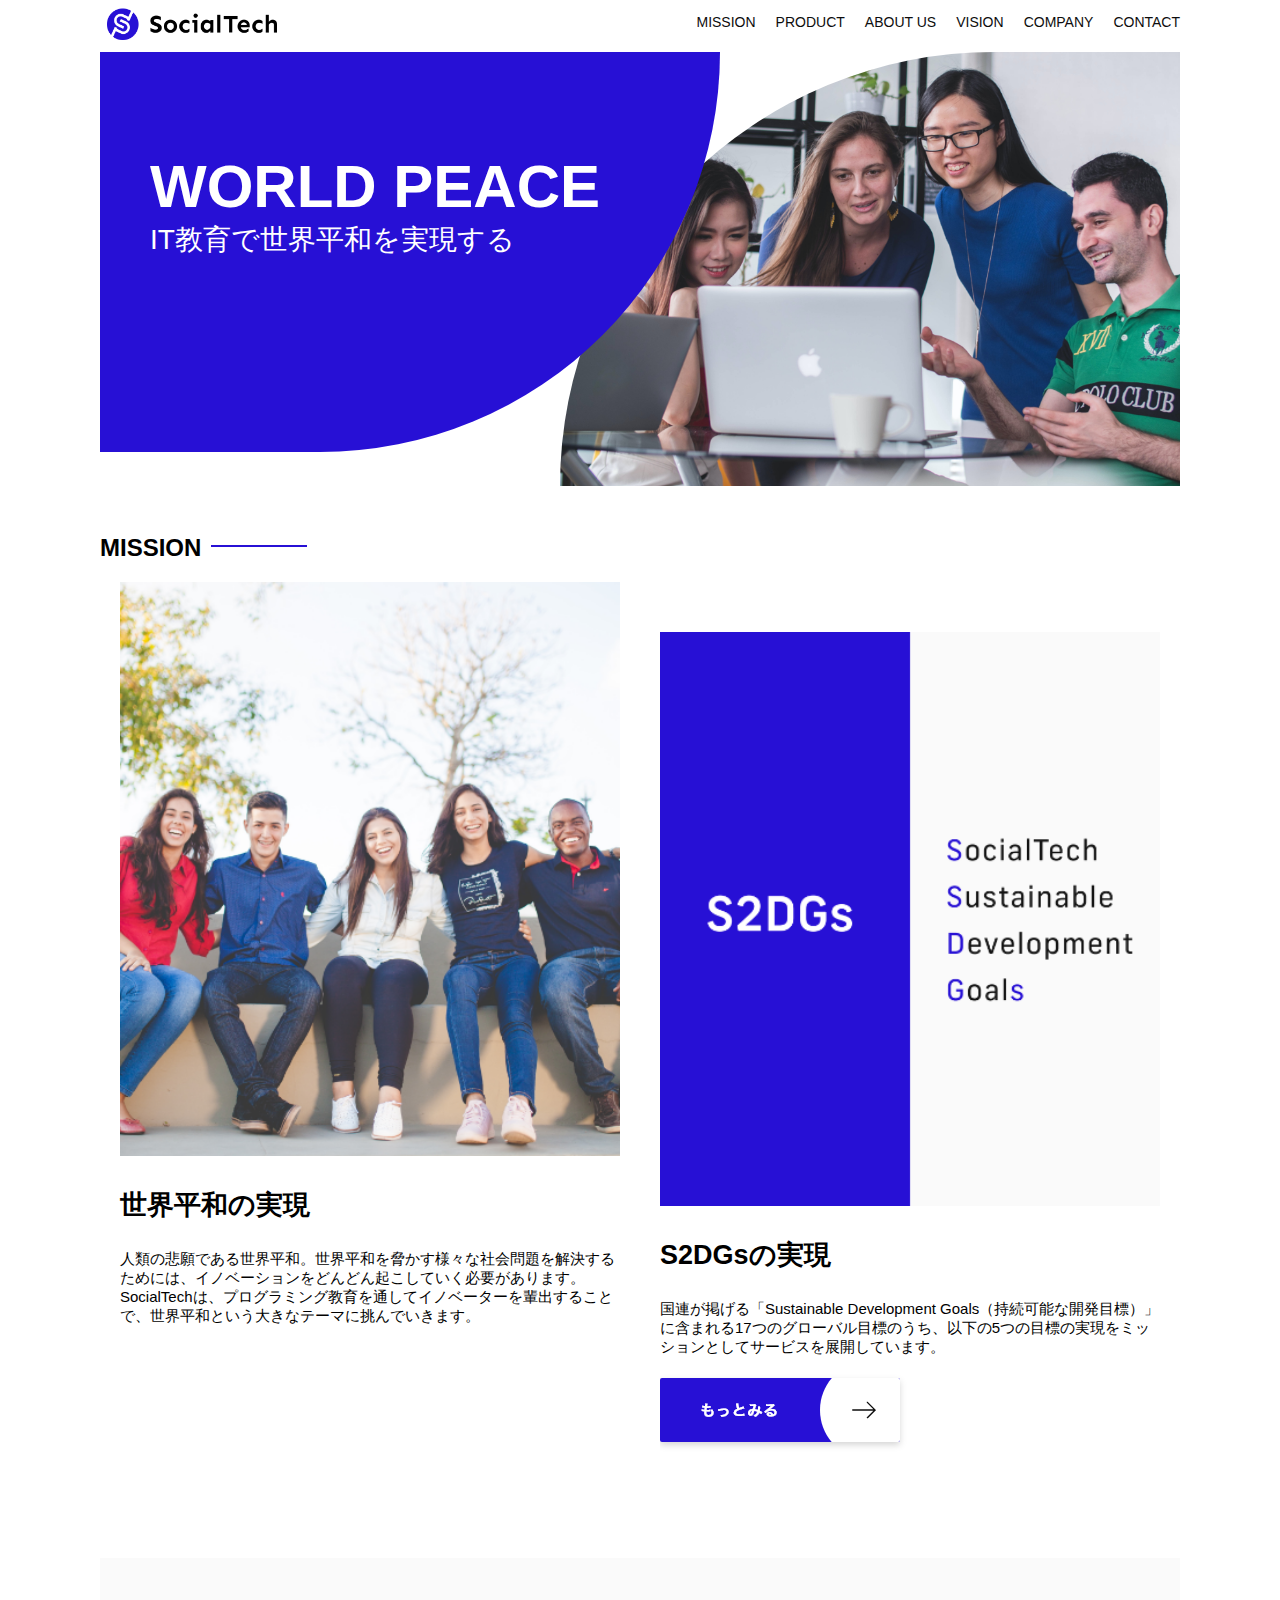
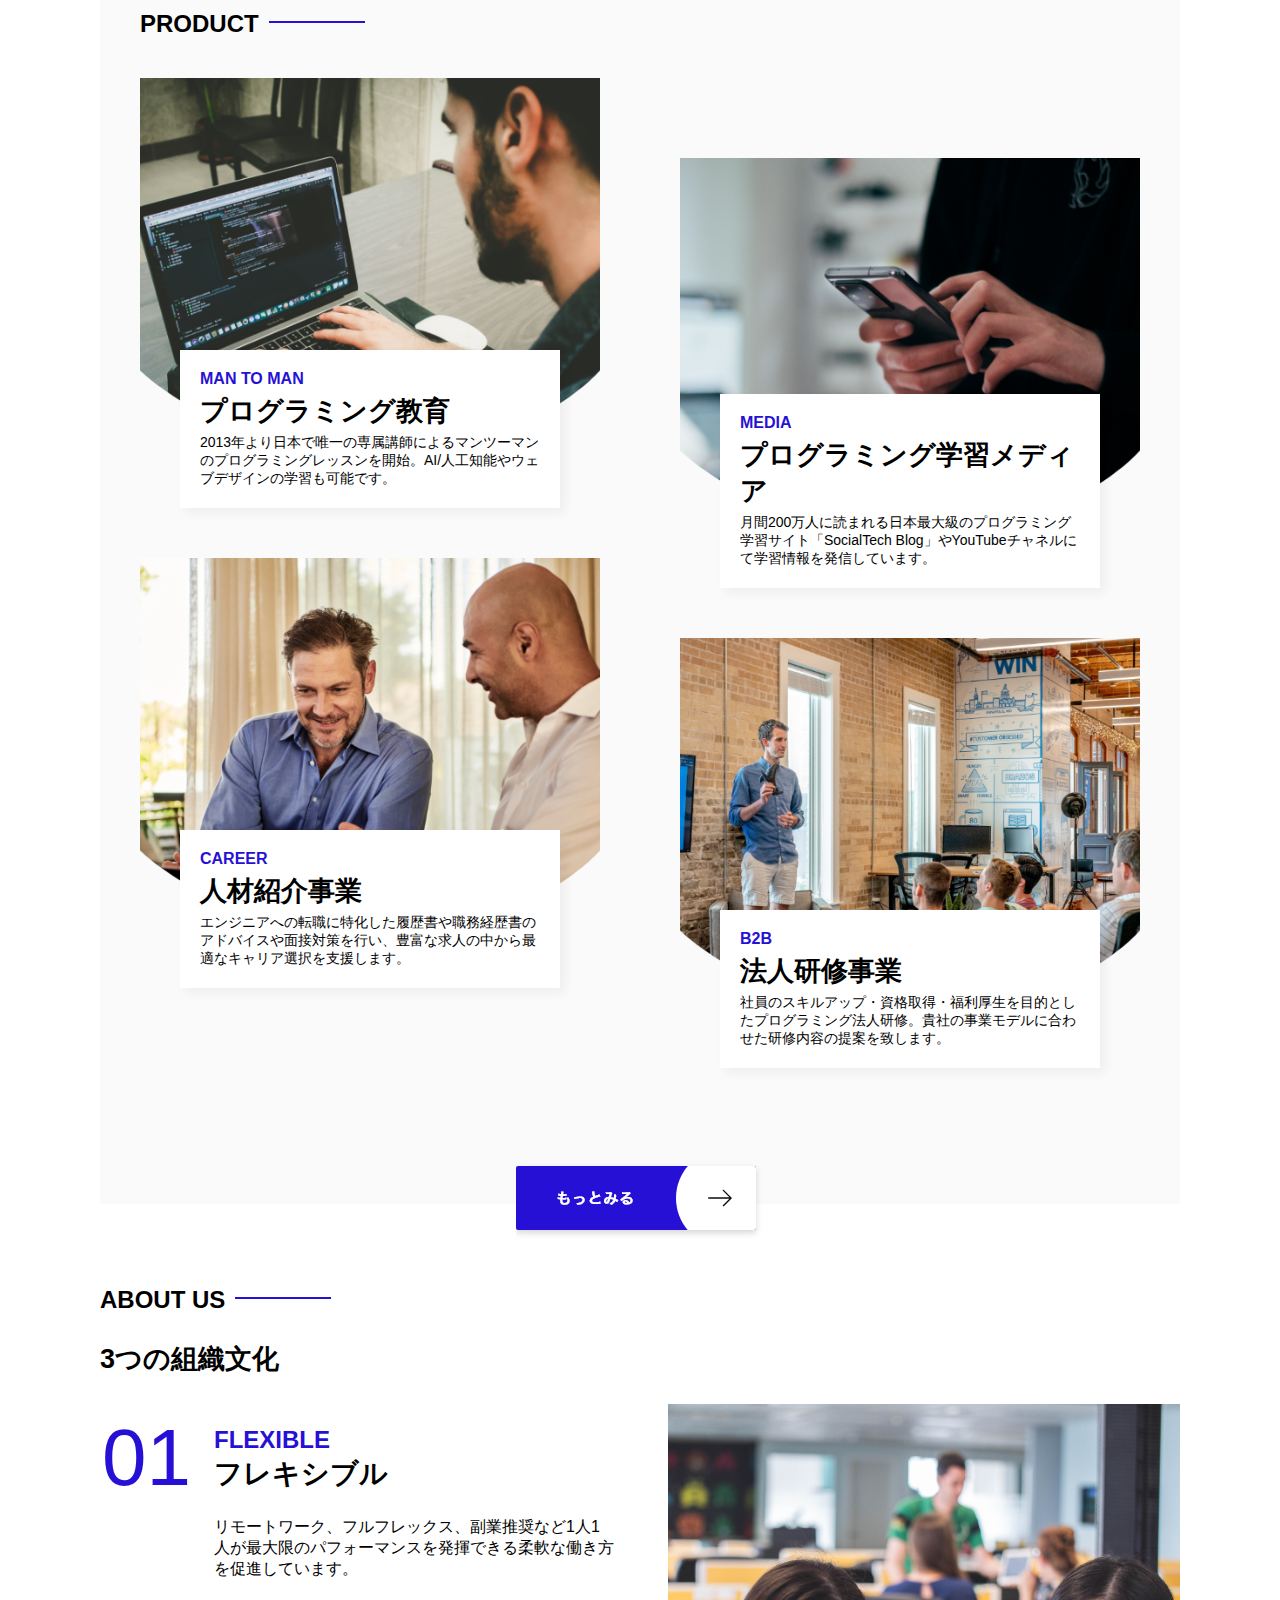
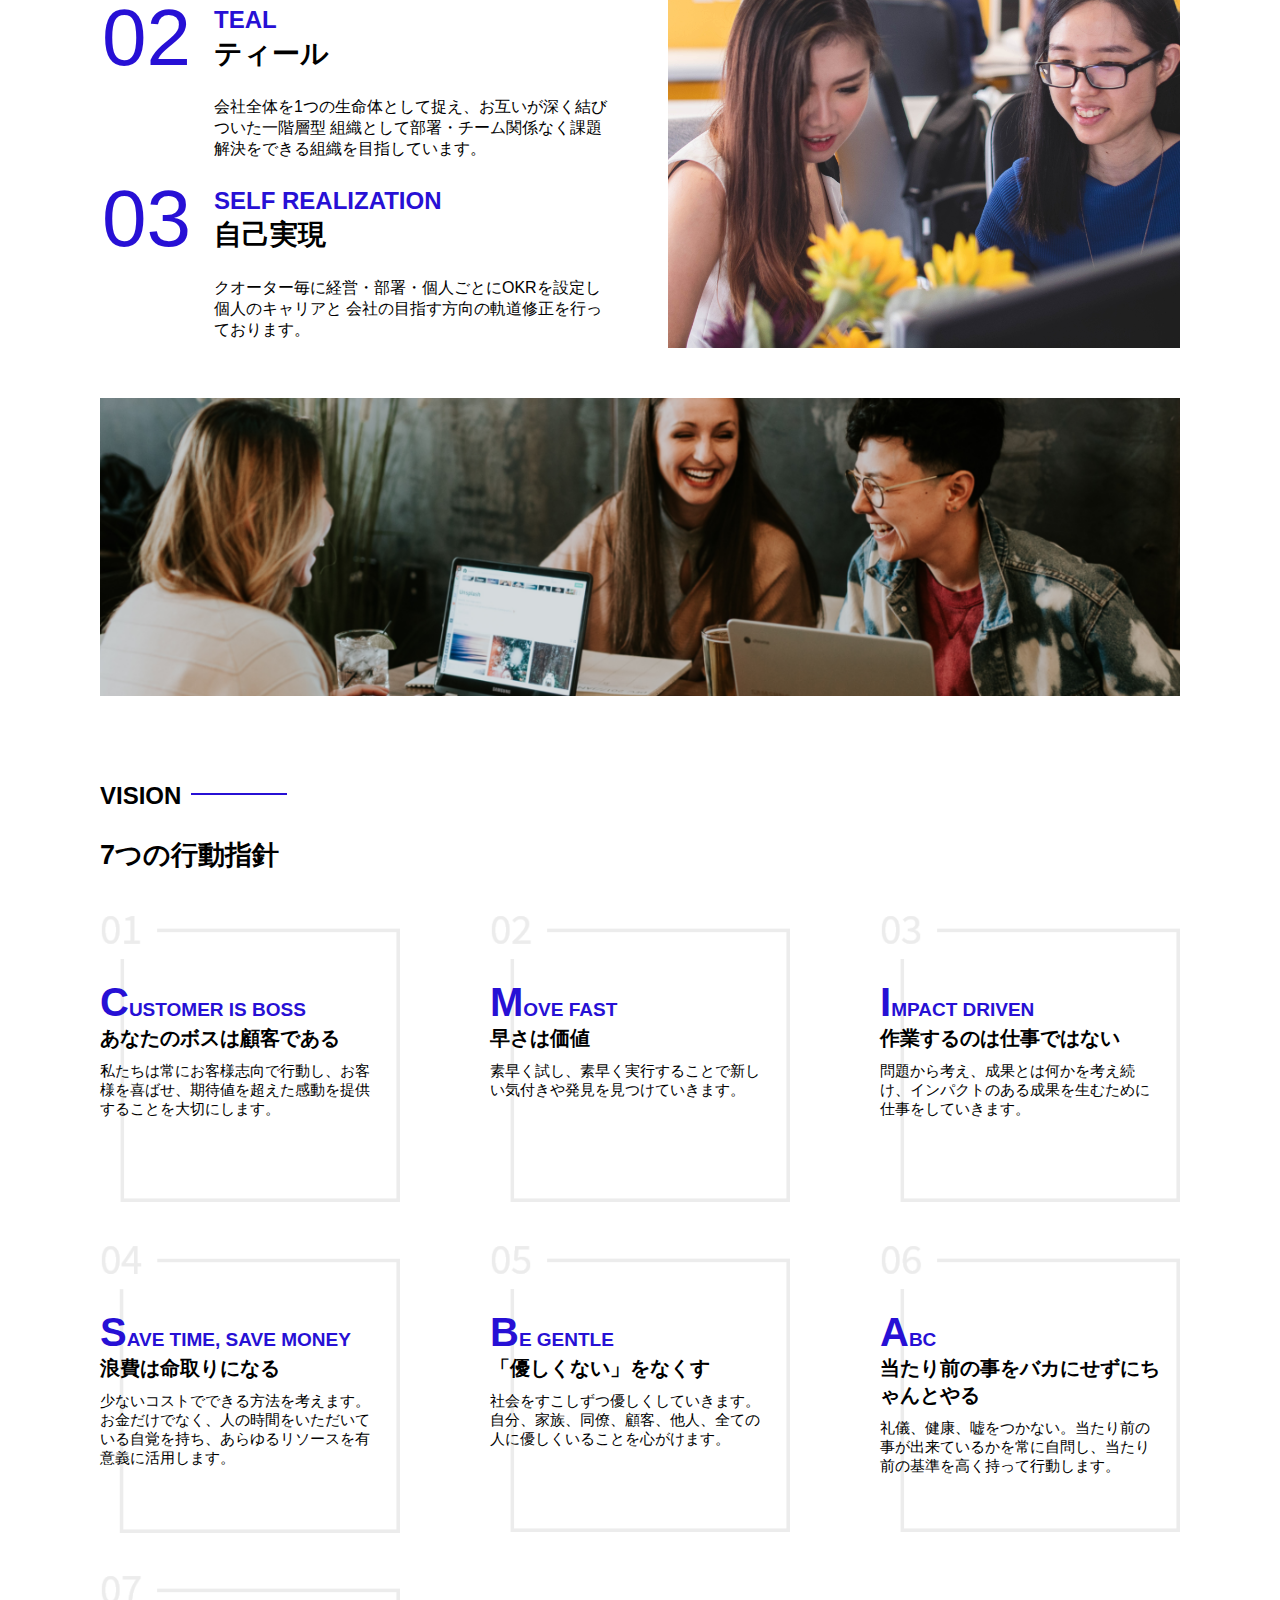
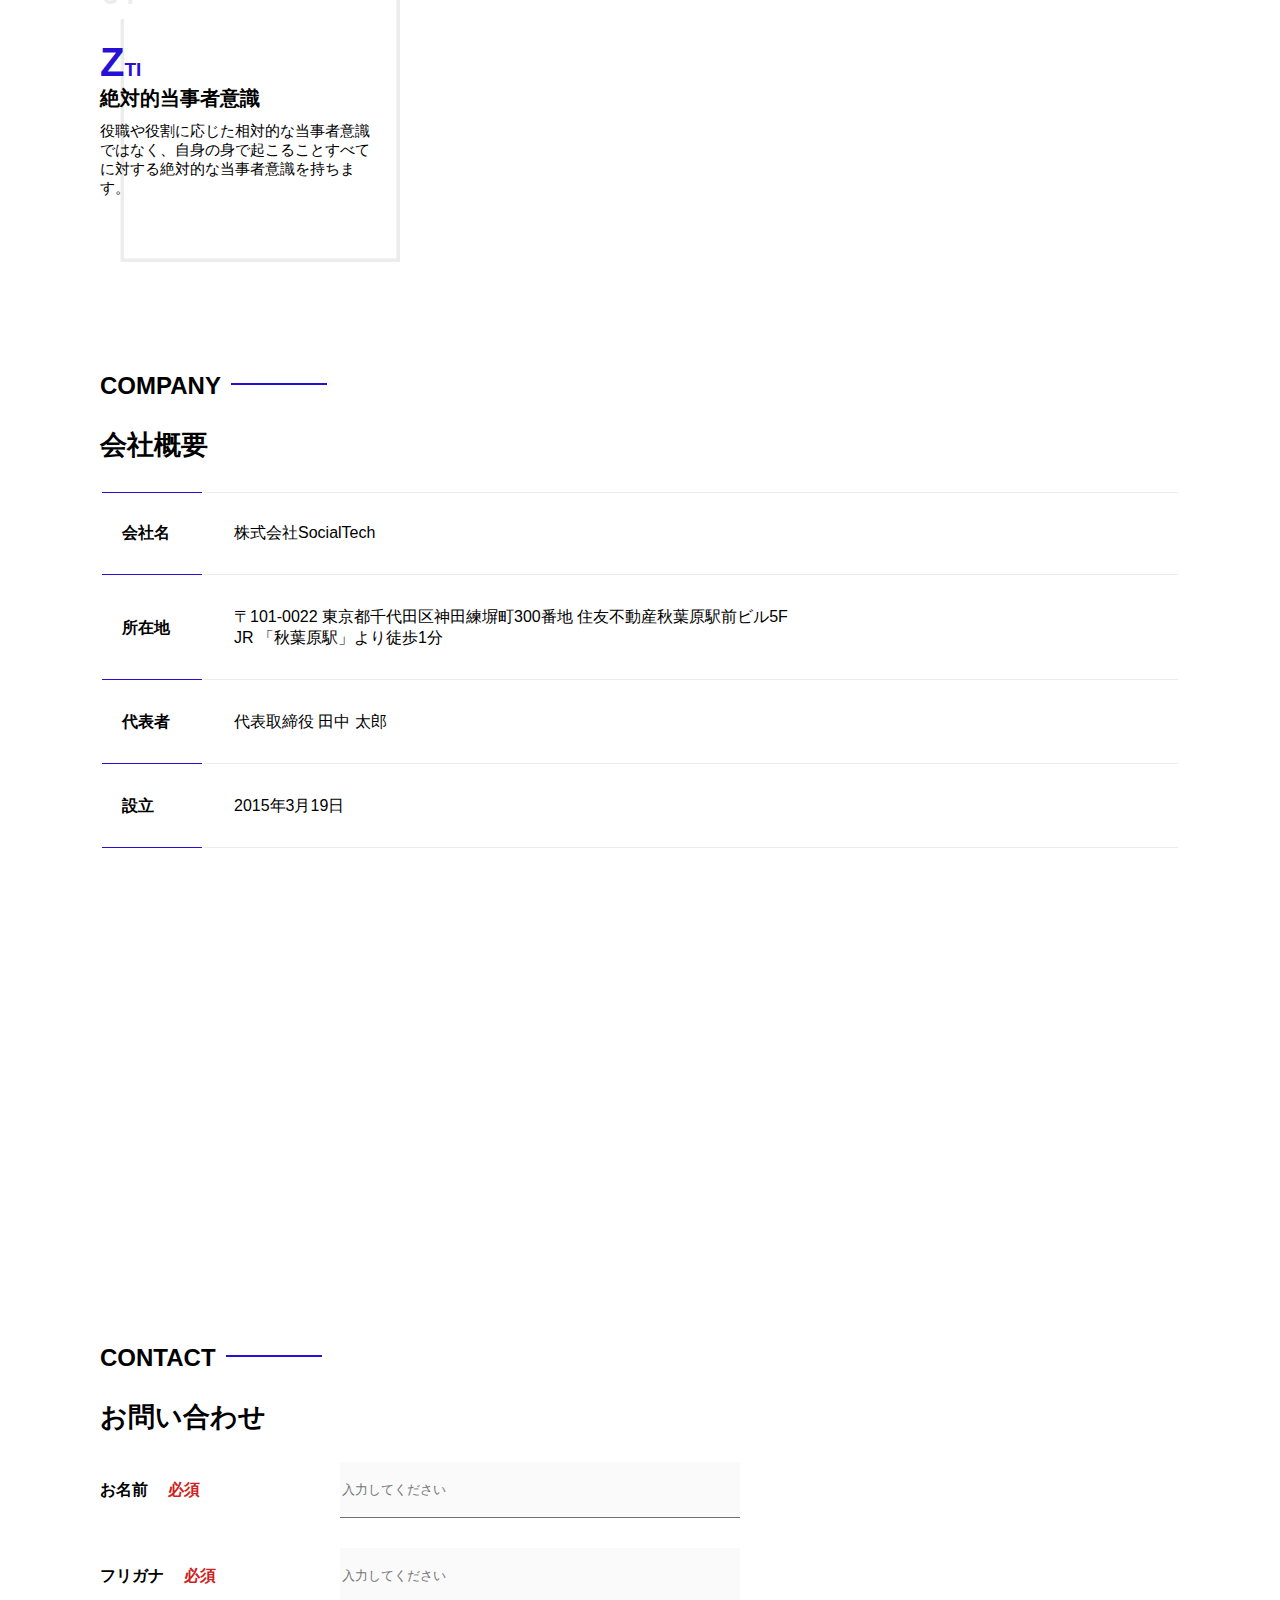
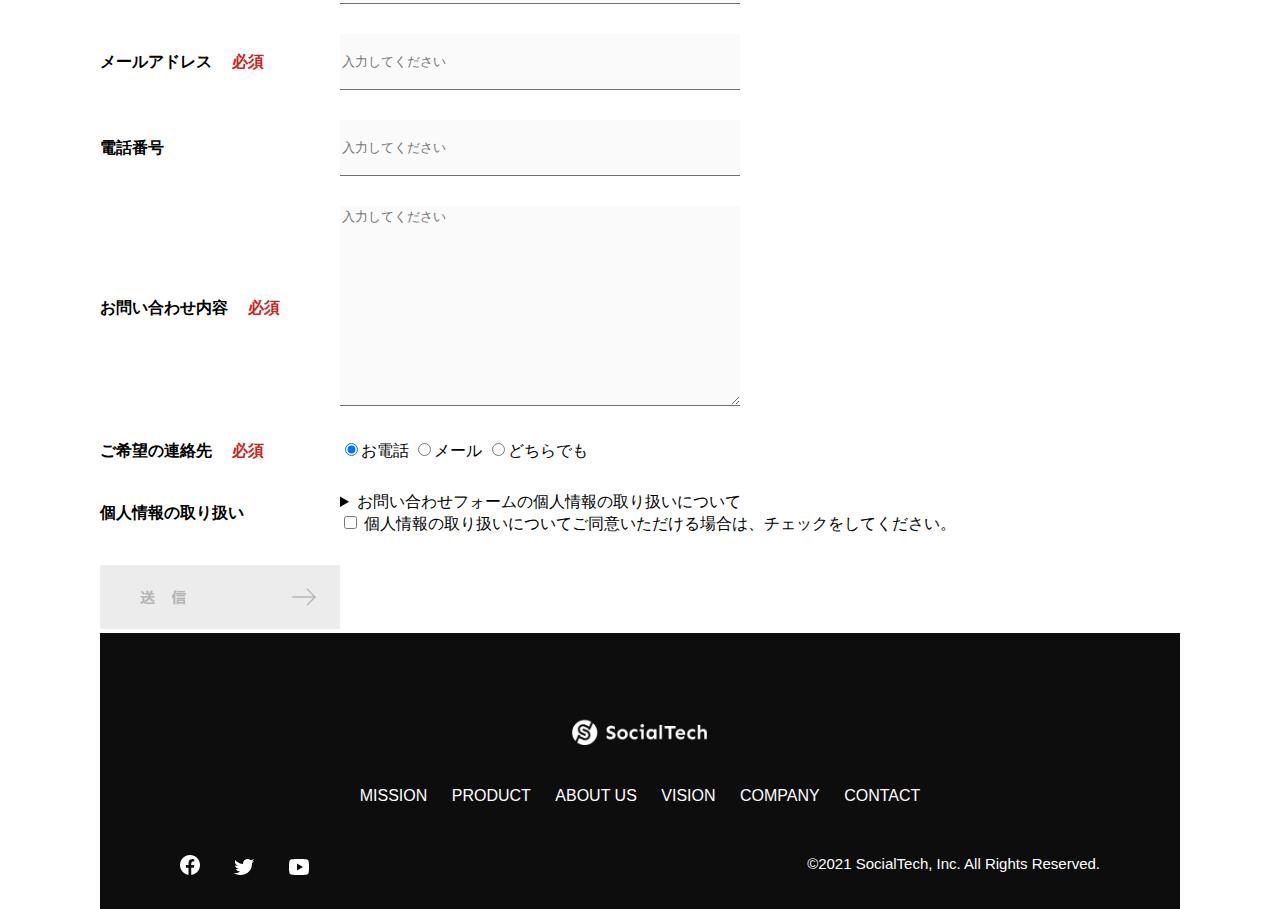
<file: index.html>
<!DOCTYPE html>
<html>
  <head>
    <title>SocialTech</title>
    <meta charset="utf-8">
    <meta name="description" content="SocialTechはEdTech業界のリーディングカンパニーを目指します。">
    <meta name="viewport" content="width=device-width, initial-scale=1.0">
    <link rel="stylesheet" href="style.css">
  </head>
  <body>
    <!-- ヘッダー -->
    <header>
      <!-- ロゴ -->
      <a href="index.html" id="logo">
        <img src="images/logo.png" alt="トップページに戻る">
      </a>
      <!-- PC用ナビゲーション -->
      <nav id="nav-pc">
        <ul>
          <li><a href="mission.html">MISSION</a></li>
          <li><a href="product.html">PRODUCT</a></li>
          <li><a href="index.html#aboutus">ABOUT US</a></li>
          <li><a href="index.html#vision">VISION</a></li>
          <li><a href="index.html#company">COMPANY</a></li>
          <li><a href="index.html#contact">CONTACT</a></li>
        </ul>
      </nav>
      <!-- スマホ用メニューボタン -->
      <button id="menu-sp" onclick="document.getElementById('nav-sp').style.display = 'block'">
       <img src="images/button-menu.png" alt="ナビゲーションを開く">
      </button>
      <!-- スマホ用ナビゲーション -->
       <div id="nav-sp">
        <button id="close" onclick="document.getElementById('nav-sp').style.display = 'none'">
          <img src="images/button-close.png" alt="ナビゲーションを閉じる">
        </button>

        <nav>
          <ul>
            <li>
              <a id="logo-sp" href="index.html" onclick="document.getElementById('nav-sp').style.display = 'none'"><img src="images/logo-sp.png" alt="トップページに戻る"></a>
            </li>
            <li><a class="menu" href="mission.html" onclick="document.getElementById('nav-sp').style.display = 'none'">MISSION</a></li>
            <li><a class="menu" href="product.html" onclick="document.getElementById('nav-sp').style.display = 'none'">PRODUCT</a></li>
            <li><a class="menu" href="index.html#aboutus" onclick="document.getElementById('nav-sp').style.display = 'none'">ABOUT US</a></li>
            <li><a class="menu" href="index.html#vision" onclick="document.getElementById('nav-sp').style.display = 'none'">VISION</a></li>
            <li><a class="menu" href="index.html#company" onclick="document.getElementById('nav-sp').style.display = 'none'">COMPANY</a></li>
            <li><a class="menu" href="index.html#contact" onclick="document.getElementById('nav-sp').style.display = 'none'">CONTACT</a></li>
          </ul>
        </nav>
        <div id="sns">
          <a href="https://www.facebook.com/sejuku2013">
            <img src="images/button-facebook.png" alt="Facebookのリンク">
          </a>
          <a href="https://twitter.com/samuraijuku">
            <img src="images/button-twitter.png" alt="Twitterのリンク">
          </a>
          <a href="https://www.youtube.com/channel/UCCFOQO5aDK0xXam4cUQXT8g">
            <img src="images/button-youtube.png" alt="YouTubeのリンク">
          </a>
        </div>
       </div>
    </header>
    <main>
      <article>
        <!-- メインビジュアル -->
        <section id="main-visual">
          <div id="main-message">
            <h1>WORLD PEACE</h1>
            <p>IT教育で世界平和を実現する</p>
          </div>
          <img src="images/index/index-main.png" alt="PCの周りに集まる多国籍の仲間たち">
        </section>
        <!-- ミッション -->
        <section id="mission">
          <h2 class="index-h2">MISSION</h2>
          <div id="mission-flex">
            <div>
              <img id="mission-photo" src="images/index/index-mission.png" alt="屋外のベンチで写真を撮影する多国籍の仲間たち">
              <h3>世界平和の実現</h3>
              <p>人類の悲願である世界平和。世界平和を脅かす様々な社会問題を解決するためには、イノベーションをどんどん起こしていく必要があります。SocialTechは、プログラミング教育を通してイノベーターを輩出することで、世界平和という大きなテーマに挑んでいきます。</p>
            </div>
            <div>
              <img id="s2dgs" src="images/index/s2dgs.png" alt="S2DGs">
              <h3>S2DGsの実現</h3>
              <p>
                国連が掲げる「Sustainable Development Goals（持続可能な開発目標）」に含まれる17つのグローバル目標のうち、以下の5つの目標の実現をミッションとしてサービスを展開しています。
              </p>
              <a href="mission.html">
                <img src="images/button-more.png" alt="もっとみる">
              </a>
            </div>
          </div>
        </section>
        <!-- プロダクト -->
         <section id="product">
          <h2 class="index-h2">PRODUCT</h2>
          <div class="product-flex">
            <div id="product-left">
              <div>
                <img class="product-photo" src="images/index/index-mantoman.png" alt="PCでコードを書く男性">
                <div class="product-explain">
                  <span>MAN TO MAN</span>
                  <h3>プログラミング教育</h3>
                  <p>2013年より日本で唯一の専属講師によるマンツーマンのプログラミングレッスンを開始。AI/人工知能やウェブデザインの学習も可能です。</p>
                </div>
              </div>
              <div>
                <img class="product-photo" src="images/index/index-career.png" alt="笑顔で話し合う2人の男性">
                <div class="product-explain">
                  <span>CAREER</span>
                  <h3>人材紹介事業</h3>
                  <p>エンジニアへの転職に特化した履歴書や職務経歴書のアドバイスや面接対策を行い、豊富な求人の中から最適なキャリア選択を支援します。</p>
                </div>
              </div>
            </div>
            <div id="product-right">
              <div>
                <img class="product-photo" src="images/index/index-media.png" alt="スマートフォンを操作する人">
                <div class="product-explain">
                  <span>MEDIA</span>
                  <h3>プログラミング学習メディア</h3>
                  <p>月間200万人に読まれる日本最大級のプログラミング学習サイト「SocialTech Blog」やYouTubeチャネルにて学習情報を発信しています。</p>
                </div>
              </div>
              <div>
                <img class="product-photo" src="images/index/index-b2b.png" alt="講演中の男性とそれを聴く人々">
                <div class="product-explain">
                  <span>B2B</span>
                  <h3>法人研修事業</h3>
                  <p>社員のスキルアップ・資格取得・福利厚生を目的としたプログラミング法人研修。貴社の事業モデルに合わせた研修内容の提案を致します。</p>
                </div>
              </div>
            </div>
          </div>
          <div id="product-more">
            <a href="product.html">
              <img src="images/button-more.png" alt="もっとみる">
            </a>
          </div>
        </section>
         <!--  ABOUT US -->
        <section id="aboutus">
          <h2 class="index-h2">ABOUT US</h2>
          <h3>3つの組織文化</h3>
          <div>
            <table class="culture-table">
              <tr>
                <td class="culture-num">01</td>
                <th><span class="culture-en">FLEXIBLE</span><br>フレキシブル</th>
              </tr>
              <tr>
                <td>
                  <!-- 空のセル -->
                </td>
                <td class="culture-description">リモートワーク、フルフレックス、副業推奨など1人1人が最大限のパフォーマンスを発揮できる柔軟な働き方を促進しています。</td>
              </tr>
              <tr>
                <td class="culture-num">02</td>
                <th><span class="culture-en">TEAL</span><br>ティール</th>
              </tr>
              <tr>
                <td>
                  <!-- 空のセル -->
                </td>
                <td class="culture-description">会社全体を1つの生命体として捉え、お互いが深く結びついた一階層型 組織として部署・チーム関係なく課題解決をできる組織を目指しています。</td>
              </tr>
              <tr>
                <td class="culture-num">03</td>
                <th><span class="culture-en">SELF REALIZATION</span><br>自己実現</th>
              </tr>
              <tr>
                <td>
                  <!-- 空のセル -->
                </td>
                <td class="culture-description">クオーター毎に経営・部署・個人ごとにOKRを設定し個人のキャリアと 会社の目指す方向の軌道修正を行っております。</td>
              </tr>
            </table>
            <img class="culture-img" src="images/index/index-aboutus1.png" alt="笑顔で話し合う2人の女性">
          </div>
          <img class="culture-img2" src="images/index/index-aboutus2.png" alt="笑顔で話し合う3人の男女">
        </section>
        <!-- VISION -->
         <section id="vision">
          <h2 class="index-h2">VISION</h2>
          <h3>7つの行動指針</h3>
          <div>
            <div class="vision-box">
              <img src="images/index/vision-01.png" alt="01">
              <div>
                <h4>CUSTOMER IS BOSS</h4>
                <h5>あなたのボスは顧客である</h5>
                <p>私たちは常にお客様志向で行動し、お客様を喜ばせ、期待値を超えた感動を提供することを大切にします。</p>
              </div>
            </div>
            <div class="vision-box">
              <img src="images/index/vision-02.png" alt="02">
              <div>
                <h4>MOVE FAST</h4>
                <h5>早さは価値</h5>
                <p>素早く試し、素早く実行することで新しい気付きや発見を見つけていきます。</p>
              </div>
            </div>
            <div class="vision-box">
              <img src="images/index/vision-03.png" alt="03">
              <div>
                <h4>IMPACT DRIVEN</h4>
                <h5>作業するのは仕事ではない</h5>
                <p>問題から考え、成果とは何かを考え続け、インパクトのある成果を生むために仕事をしていきます。</p>
              </div>
            </div>
            <div class="vision-box">
              <img src="images/index/vision-04.png" alt="04">
              <div>
                <h4>SAVE TIME, SAVE MONEY</h4>
                <h5>浪費は命取りになる</h5>
                <p>少ないコストでできる方法を考えます。お金だけでなく、人の時間をいただいている自覚を持ち、あらゆるリソースを有意義に活用します。</p>
              </div>
            </div>
            <div class="vision-box">
              <img src="images/index/vision-05.png" alt="05">
              <div>
                <h4>BE GENTLE</h4>
                <h5>「優しくない」をなくす</h5>
                <p>社会をすこしずつ優しくしていきます。自分、家族、同僚、顧客、他人、全ての人に優しくいることを心がけます。</p>
              </div>
            </div>
            <div class="vision-box">
              <img src="images/index/vision-06.png" alt="06">
              <div>
                <h4>ABC</h4>
                <h5>当たり前の事をバカにせずにちゃんとやる</h5>
                <p>礼儀、健康、嘘をつかない。当たり前の事が出来ているかを常に自問し、当たり前の基準を高く持って行動します。</p>
              </div>
            </div>
            <div class="vision-box">
              <img src="images/index/vision-07.png" alt="07">
              <div>
                <h4>ZTI</h4>
                <h5>絶対的当事者意識</h5>
                <p>役職や役割に応じた相対的な当事者意識ではなく、自身の身で起こることすべてに対する絶対的な当事者意識を持ちます。</p>
              </div>
            </div>
          </div>
         </section>
         <!-- COMPANY -->
         <section id="company">
          <h2 class="index-h2">COMPANY</h2>
          <h3>会社概要</h3>
          <table id="company-table">
            <tr>
              <th class="tableheader tableheader-first">会社名</th>
              <td class="cell cell-first">株式会社SocialTech</td>
            </tr>
            <tr>
              <th class="tableheader">所在地</th>
              <td class="cell">〒101-0022 東京都千代田区神田練塀町300番地 住友不動産秋葉原駅前ビル5F<br>JR 「秋葉原駅」より徒歩1分</td>
            </tr>
            <tr>
              <th class="tableheader">代表者</th>
              <td class="cell">代表取締役 田中 太郎</td>
            </tr>
            <tr>
              <th class="tableheader">設立</th>
              <td class="cell">2015年3月19日</td>
            </tr>
          </table>
          <iframe
          src="https://www.google.com/maps/embed?pb=!1m18!1m12!1m3!1d3240.0686781123404!2d139.77207767528728!3d35.69992752894755!2m3!1f0!2f0!3f0!3m2!1i1024!2i768!4f13.1!3m3!1m2!1s0x60188fee13660e23%3A0x77137876edf742ac!2z5L2P5Y-L5LiN5YuV55Sj56eL6JGJ5Y6f6aeF5YmN44OT44Or!5e0!3m2!1sja!2sjp!4v1745644872782!5m2!1sja!2sjp" width="600" height="450" style="border:0;" allowfullscreen="" loading="lazy" referrerpolicy="no-referrer-when-downgrade">
          </iframe>
         </section>
         <!-- お問い合わせフォーム -->
         <section id="contact">
          <h2 class="index-h2">CONTACT</h2>
          <h3>お問い合わせ</h3>
          <form>
            <div>
              <div class="contact-heading">
                <label class="contact-label">お名前<span class="contact-span">必須</span></label>
              </div>
              <div>
                <input type="text" name="name" placeholder="入力してください" class="contact-textbox">
              </div>
            </div>
            <div>
              <div class="contact-heading">
                <label class="contact-label">フリガナ<span class="contact-span">必須</span></label>
              </div>
              <div>
                <input type="text" name="hurigana" placeholder="入力してください" class="contact-textbox">
              </div>
            </div>
            <div>
              <div class="contact-heading">
                <label class="contact-label">メールアドレス<span class="contact-span">必須</span></label>
              </div>
              <div>
                <input type="text" name="email" placeholder="入力してください" class="contact-textbox">
              </div>
            </div>
            <div>
              <div class="contact-heading">
                <label class="contact-label">電話番号</label>
              </div>
              <div>
                <input type="text" name="tel" placeholder="入力してください" class="contact-textbox">
              </div>
            </div>
            <div>
              <div class="contact-heading">
                <label class="contact-label">お問い合わせ内容<span class="contact-span">必須</span></label>
              </div>
              <div>
                <textarea class="contact-textarea" placeholder="入力してください" name="message"></textarea>
              </div>
            </div>
            <div>
              <div class="contact-heading">
                <label class="contact-label">ご希望の連絡先<span class="contact-span">必須</span></label>
              </div>
              <div>
                <input class="radiobutton" type="radio" value="tel" name="contact" checked><label>お電話</label>
                <input class="radiobutton" type="radio" value="mail" name="contact"><label>メール</label>
                <input class="radiobutton" type="radio" value="both" name="contact"><label>どちらでも</label>
              </div>
            </div>
            <div>
              <div class="contact-heading">
                <label class="contact-label">個人情報の取り扱い</label>
              </div>
              <div>
                <details>
                  <summary>お問い合わせフォームの個人情報の取り扱いについて</summary>
                  <div>
                    <dl>
                      <dt>１．組織の名称又は氏名</dt>
                      <dd>株式会社SocialTech</dd>
                      <dt>２．個人情報保護管理者（若しくはその代理人）の氏名又は職名、所属及び連絡先</dt>
                      <dd>
                        <p>鈴木 一郎 コーポレート部</p>
                        <p>メールアドレス：samurai@example.com</p>
                        <p>TEL：03-1234-5678</p>
                      </dd>
                      <dt>３．個人情報の利用目的</dt>
                      <dd>
                        <ul>
                          <li>・本サービス及び本サービスに関連する情報の提供又はそれらに関する連絡のため</li>
                          <li>・ユーザーの本人確認のため</li>
                          <li>・当社サービスのご案内のため</li>
                          <li>・当社の商品等の広告または宣伝（電子メールによるものを含むものとします。）</li>
                        </ul>
                      </dd>
                      <dt>４．個人情報の取り扱い業務の委託</dt>
                      <dd>個人情報の取扱業務の全部または一部を外部に業務委託する場合があります。その際、弊社は、個人情報を適切に保護できる管理体制を敷き実行していることを条件として委託先を厳選したうえで、機密保持契約を委託先と締結し、お客様の個人情報を厳密に管理させます。</dd>
                      <dt>５．個人情報の開示等の請求</dt>
                      <dd>
                        お客様は、弊社に対してご自身の個人情報の開示等（利用目的の通知、開示、内容の訂正・追加・削除、利用の停止または消去、第三者への提供の停止）に関して、当社問合わせ窓口に申し出ることができます。<br>
                        その際、弊社はお客様ご本人を確認させていただいたうえで、合理的な期間内に対応いたします。<br>
                        なお、個人情報に関する弊社問合わせ先は、次の通りです。                        
                      </dd>
                      <dd>
                        <p>株式会社SocialTech　個人情報問合せ窓口</p>
                        <p>〒150-0043　東京都千代田区神田練塀町300番地 住友不動産秋葉原駅前ビル5F</p>
                        <p>メールアドレス：samurai@example.com　TEL：03-1234-5678</p>
                      </dd>

                      <dt>６．個人情報を提供されることの任意性について</dt>
                      <dd>お客様がご自身の個人情報を弊社に提供されるか否かは、お客様のご判断によりますが、もしご提供されない場合には、適切なサービスが提供できない場合がありますので予めご了承ください。</dd>
                    </dl>
                  </div>
                </details>
                <input type="checkbox" name="agree">
                <span>個人情報の取り扱いについてご同意いただける場合は、チェックをしてください。</span>
              </div>
            </div>
            <input type="image" src="images/button-submit.png" alt="送信する">
          </form>
         </section>
      </article>
    </main>
    <footer>
      <div id="footer-logo">
        <img src="images/logo-sp.png" alt="SocialTech">
      </div>
      <div id="footer-link">
        <a href="mission.html">MISSION</a>
        <a href="product.html">PRODUCT</a>
        <a href="index.html#aboutus">ABOUT US</a>
        <a href="index.html#vision">VISION</a>
        <a href="index.html#company">COMPANY</a>
        <a href="index.html#contact">CONTACT</a>
      </div>
      <div id="sns-footer">
        <div class="sns-btns">
          <a href="https://www.facebook.com/sejuku2013"><img src="images/button-facebook.png" alt="Facebookのリンク"></a>
          <a href="https://twitter.com/samuraijuku"><img src="images/button-twitter.png" alt="Twitterのリンク"></a>
          <a href="https://www.youtube.com/channel/UCCFOQO5aDK0xXam4cUQXT8g"><img src="images/button-youtube.png" alt="YouTubeのリンク"></a>
        </div>
        <p id="copyright">&copy;2021 SocialTech, Inc. All Rights Reserved.</p>
      </div>
    </footer>
  </body>
</html>
</file>
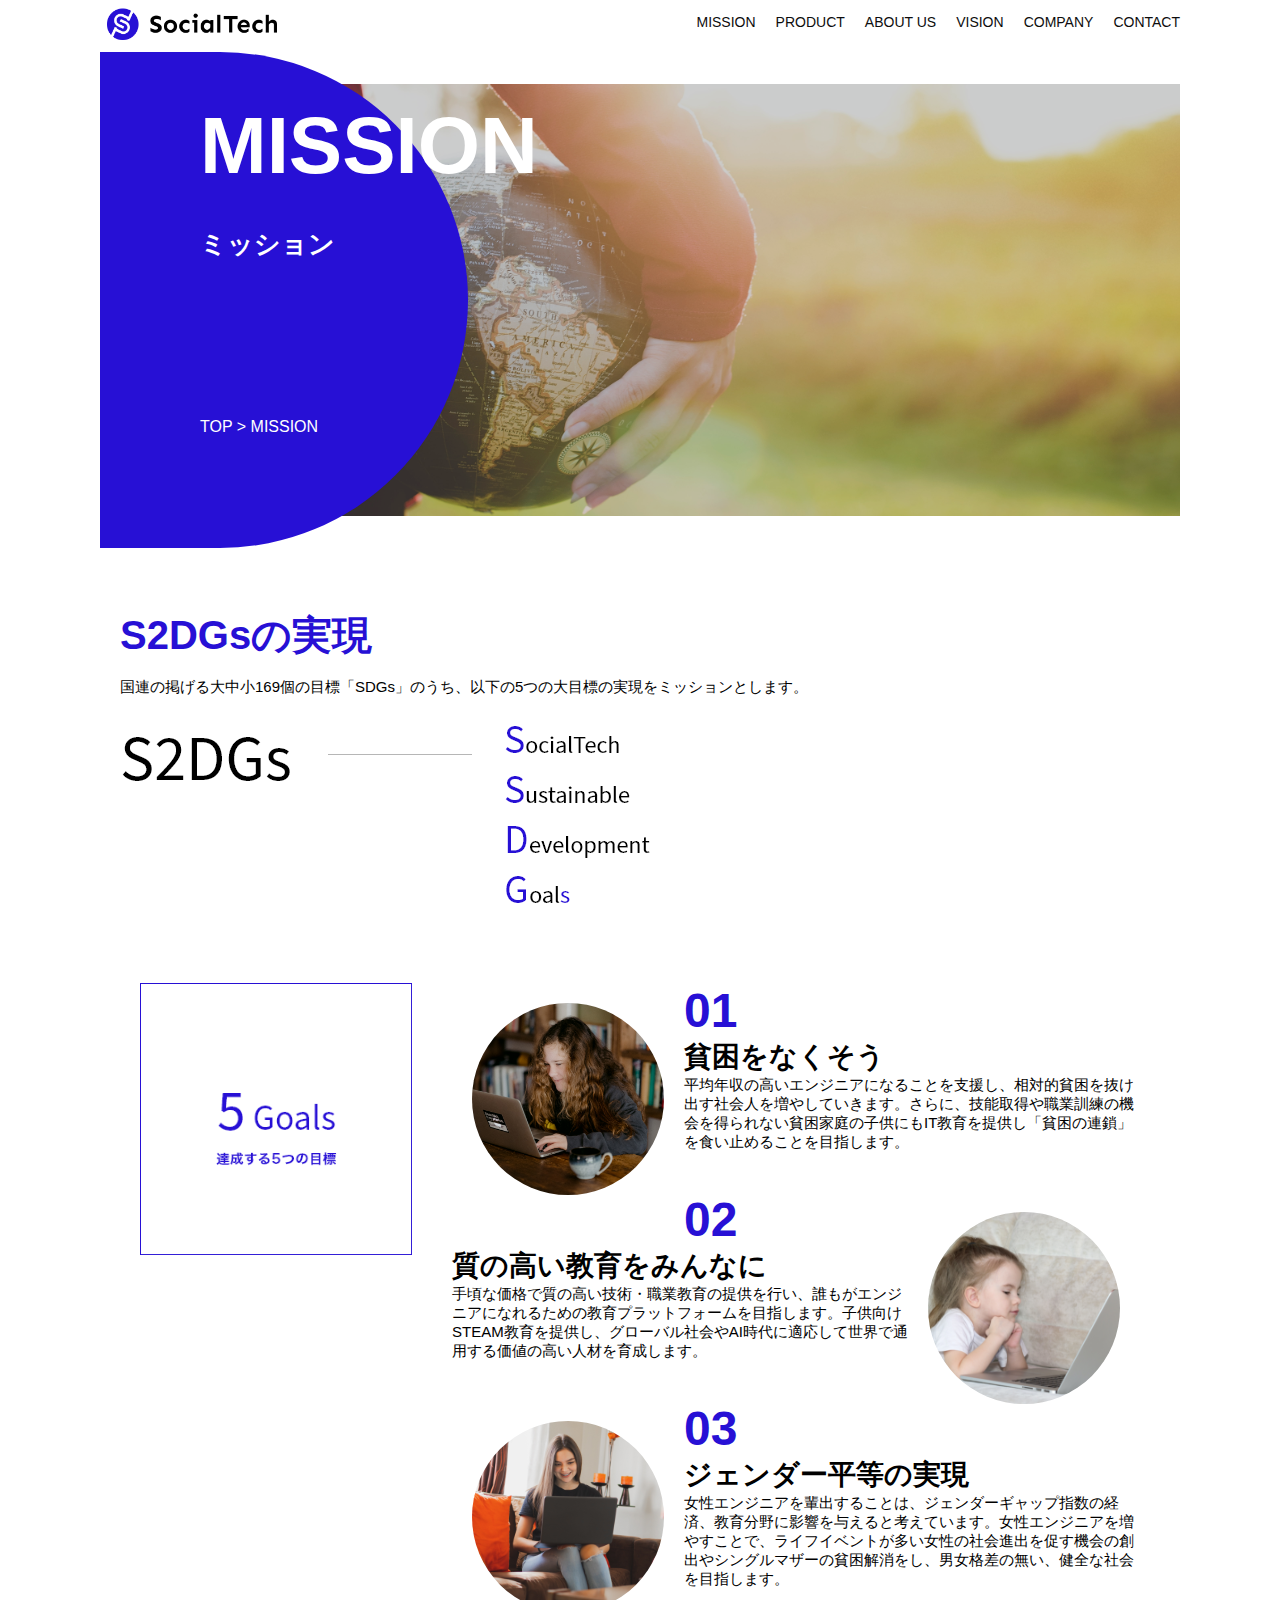
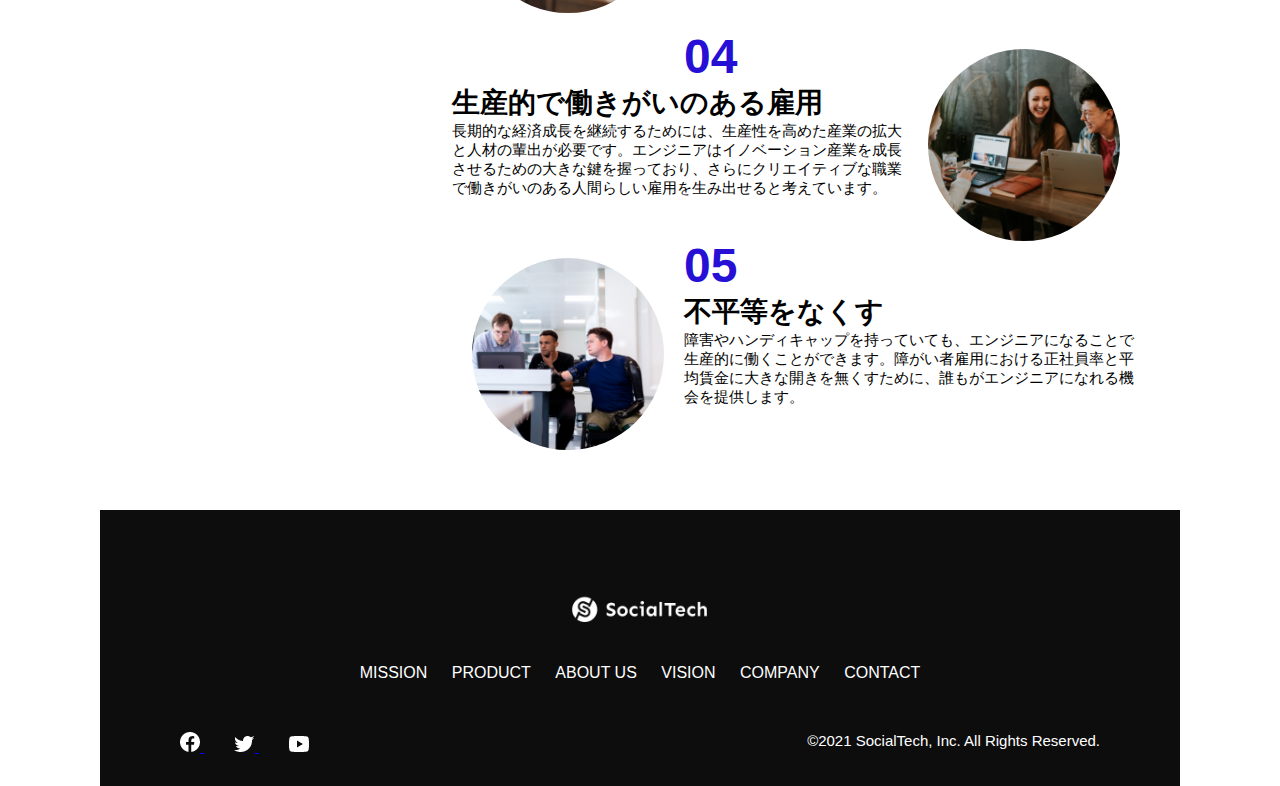
<file: mission.html>
<!DOCTYPE html>
<html>
  <head>
    <title>SocialTech - MISSION ミッション -</title>
    <meta charset="utf-8">
    <meta name="description" content="SocialTechが目指す5つの目標（S2DGs）を紹介します">
    <meta name="viewport" content="width=device-width, initial-scale=1.0">
    <link rel="stylesheet" href="style.css">
  </head>

  <body>
    <!-- ヘッダー -->
    <header>
      <!-- ロゴ -->
      <a href="index.html" id="logo">
        <img src="images/logo.png" alt="トップページに戻る">
      </a>

      <!-- PC用ナビゲーション -->
      <nav id="nav-pc">
        <ul>
          <li><a href="mission.html">MISSION</a></li>
          <li><a href="product.html">PRODUCT</a></li>
          <li><a href="index.html#aboutus">ABOUT US</a></li>
          <li><a href="index.html#vision">VISION</a></li>
          <li><a href="index.html#company">COMPANY</a></li>
          <li><a href="index.html#contact">CONTACT</a></li>
        </ul>
      </nav>

      <!-- スマホ用メニューボタン -->
      
      <button id="menu-sp" onclick="document.getElementById('nav-sp').style.display = 'block'">
        <img src="images/button-menu.png" alt="ナビゲーションを開く">
      </button>

      <!-- スマホ用ナビゲーション -->
      <div id="nav-sp">
        <button id="close" onclick="document.getElementById('nav-sp').style.display = 'none'">
          <img src="images/button-close.png" alt="ナビゲーションを閉じる">
        </button>

        <nav>
          <ul>
            <li><a id="logo-sp" href="index.html" onclick="document.getElementById('nav-sp').style.display = 'none'"><img src="images/logo-sp.png" alt="トップページに戻る"></a></li>
            <li><a class="menu" href="mission.html" onclick="document.getElementById('nav-sp').style.display = 'none'">MISSION</a></li>
            <li><a class="menu" href="product.html" onclick="document.getElementById('nav-sp').style.display = 'none'">PRODUCT</a></li>
            <li><a class="menu" href="index.html#aboutus" onclick="document.getElementById('nav-sp').style.display = 'none'">ABOUT US</a></li>
            <li><a class="menu" href="index.html#vision" onclick="document.getElementById('nav-sp').style.display = 'none'">VISION</a></li>
            <li><a class="menu" href="index.html#company" onclick="document.getElementById('nav-sp').style.display = 'none'">COMPANY</a></li>
            <li><a class="menu" href="index.html#contact" onclick="document.getElementById('nav-sp').style.display = 'none'">CONTACT</a></li>
          </ul>
        </nav>
        <div id="sns">
          <a href="https://www.facebook.com/sejuku2013">
            <img src="images/button-facebook.png" alt="Facebookのリンク">
          </a>
          <a href="https://twitter.com/samuraijuku">
            <img src="images/button-twitter.png" alt="Twitterのリンク">
          </a>
          <a href="https://www.youtube.com/channel/UCCFOQO5aDK0xXam4cUQXT8g">
            <img src="images/button-youtube.png" alt="YouTubeのリンク">
          </a>
        </div>
      </div>
    </header>

    <main>
      <article>
        <section id="mission-main">
          <div class="mission-main-inner">
            <div id="mission-title">
              <h1>MISSION<br><span>ミッション</span></h1>
              <p>TOP > MISSION</p>
            </div>
          </div>
        </section>

        <section id="mission-s2dgs">
          <h2 class="mission-h2">S2DGsの実現</h2>
          <p>国連の掲げる大中小169個の目標「SDGs」のうち、以下の5つの大目標の実現をミッションとします。</p>
          <img src="images/mission/mission-s2dgs.png" alt="S2DGs">
        </section>

        <section id="mission-five-goals">
          <div class="five-goals-image">
            <img src="images/mission/mission-5goals.png" alt="5Goals">
          </div>
          <div class="five-goals-read">
            <div>
              <img class="fivegoals-image-left" src="images/mission/mission-5goals01.png" alt="PCを操作する女の子">
              <span class="fivegoals-number">01</span>
              <h3 class="fivegoals-h3">貧困をなくそう</h3>
              <p class="fivegoals-p">平均年収の高いエンジニアになることを支援し、相対的貧困を抜け出す社会人を増やしていきます。さらに、技能取得や職業訓練の機会を得られない貧困家庭の子供にもIT教育を提供し「貧困の連鎖」を食い止めることを目指します。</p>
            </div>
            <div>
              <img class="fivegoals-image-right" src="images/mission/mission-5goals02.png" alt="PCを見つめる小さい女の子">
              <span class="fivegoals-number">02</span>
              <h3 class="fivegoals-h3">質の高い教育をみんなに</h3>
              <p class="fivegoals-p">手頃な価格で質の高い技術・職業教育の提供を行い、誰もがエンジニアになれるための教育プラットフォームを目指します。子供向けSTEAM教育を提供し、グローバル社会やAI時代に適応して世界で通用する価値の高い人材を育成します。</p>
            </div>
            <div>
              <img class="fivegoals-image-left" src="images/mission/mission-5goals03.png" alt="PCを操作する女性">
              <span class="fivegoals-number">03</span>
              <h3 class="fivegoals-h3">ジェンダー平等の実現</h3>
              <p class="fivegoals-p">女性エンジニアを輩出することは、ジェンダーギャップ指数の経済、教育分野に影響を与えると考えています。女性エンジニアを増やすことで、ライフイベントが多い女性の社会進出を促す機会の創出やシングルマザーの貧困解消をし、男女格差の無い、健全な社会を目指します。</p>
            </div>
            <div>
              <img class="fivegoals-image-right" src="images/mission/mission-5goals04.png" alt="笑顔で話し合う3人の男女">
              <span class="fivegoals-number">04</span>
              <h3 class="fivegoals-h3">生産的で働きがいのある雇用</h3>
              <p class="fivegoals-p">長期的な経済成長を継続するためには、生産性を高めた産業の拡大と人材の輩出が必要です。エンジニアはイノベーション産業を成長させるための大きな鍵を握っており、さらにクリエイティブな職業で働きがいのある人間らしい雇用を生み出せると考えています。</p>
            </div>
            <div>
              <img class="fivegoals-image-left" src="images/mission/mission-5goals05.png" alt="障害を持つ男性が生き生きと働く様子">
              <span class="fivegoals-number">05</span>
              <h3 class="fivegoals-h3">不平等をなくす</h3>
              <p class="fivegoals-p">障害やハンディキャップを持っていても、エンジニアになることで生産的に働くことができます。障がい者雇用における正社員率と平均賃金に大きな開きを無くすために、誰もがエンジニアになれる機会を提供します。</p>
            </div>
          </div>
        </section>
        
      </article>
    </main>

    <footer>
      <div id="footer-logo">
        <img src="images/logo-sp.png" alt="SocialTech">
      </div>
      <div id="footer-link">
        <a href="mission.html">MISSION</a>
        <a href="product.html">PRODUCT</a>
        <a href="index.html#aboutus">ABOUT US</a>
        <a href="index.html#vision">VISION</a>
        <a href="index.html#company">COMPANY</a>
        <a href="index.html#contact">CONTACT</a>
      </div>
      <div id="sns-footer">
        <div class="sns-btns">
          <a href="https://www.facebook.com/sejuku2013">
            <img src="images/button-facebook.png" alt="Facebookのリンク">
          </a>
          <a href="https://twitter.com/samuraijuku">
            <img src="images/button-twitter.png" alt="Twitterのリンク">
          </a>
          <a href="https://www.youtube.com/channel/UCCFOQO5aDK0xXam4cUQXT8g">
            <img src="images/button-youtube.png" alt="YouTubeのリンク">
          </a>
        </div>
        <p id="copyright">&copy;2021 SocialTech, Inc. All Rights Reserved.</p>
      </div>
    </footer>

  </body>
</html>
</file>
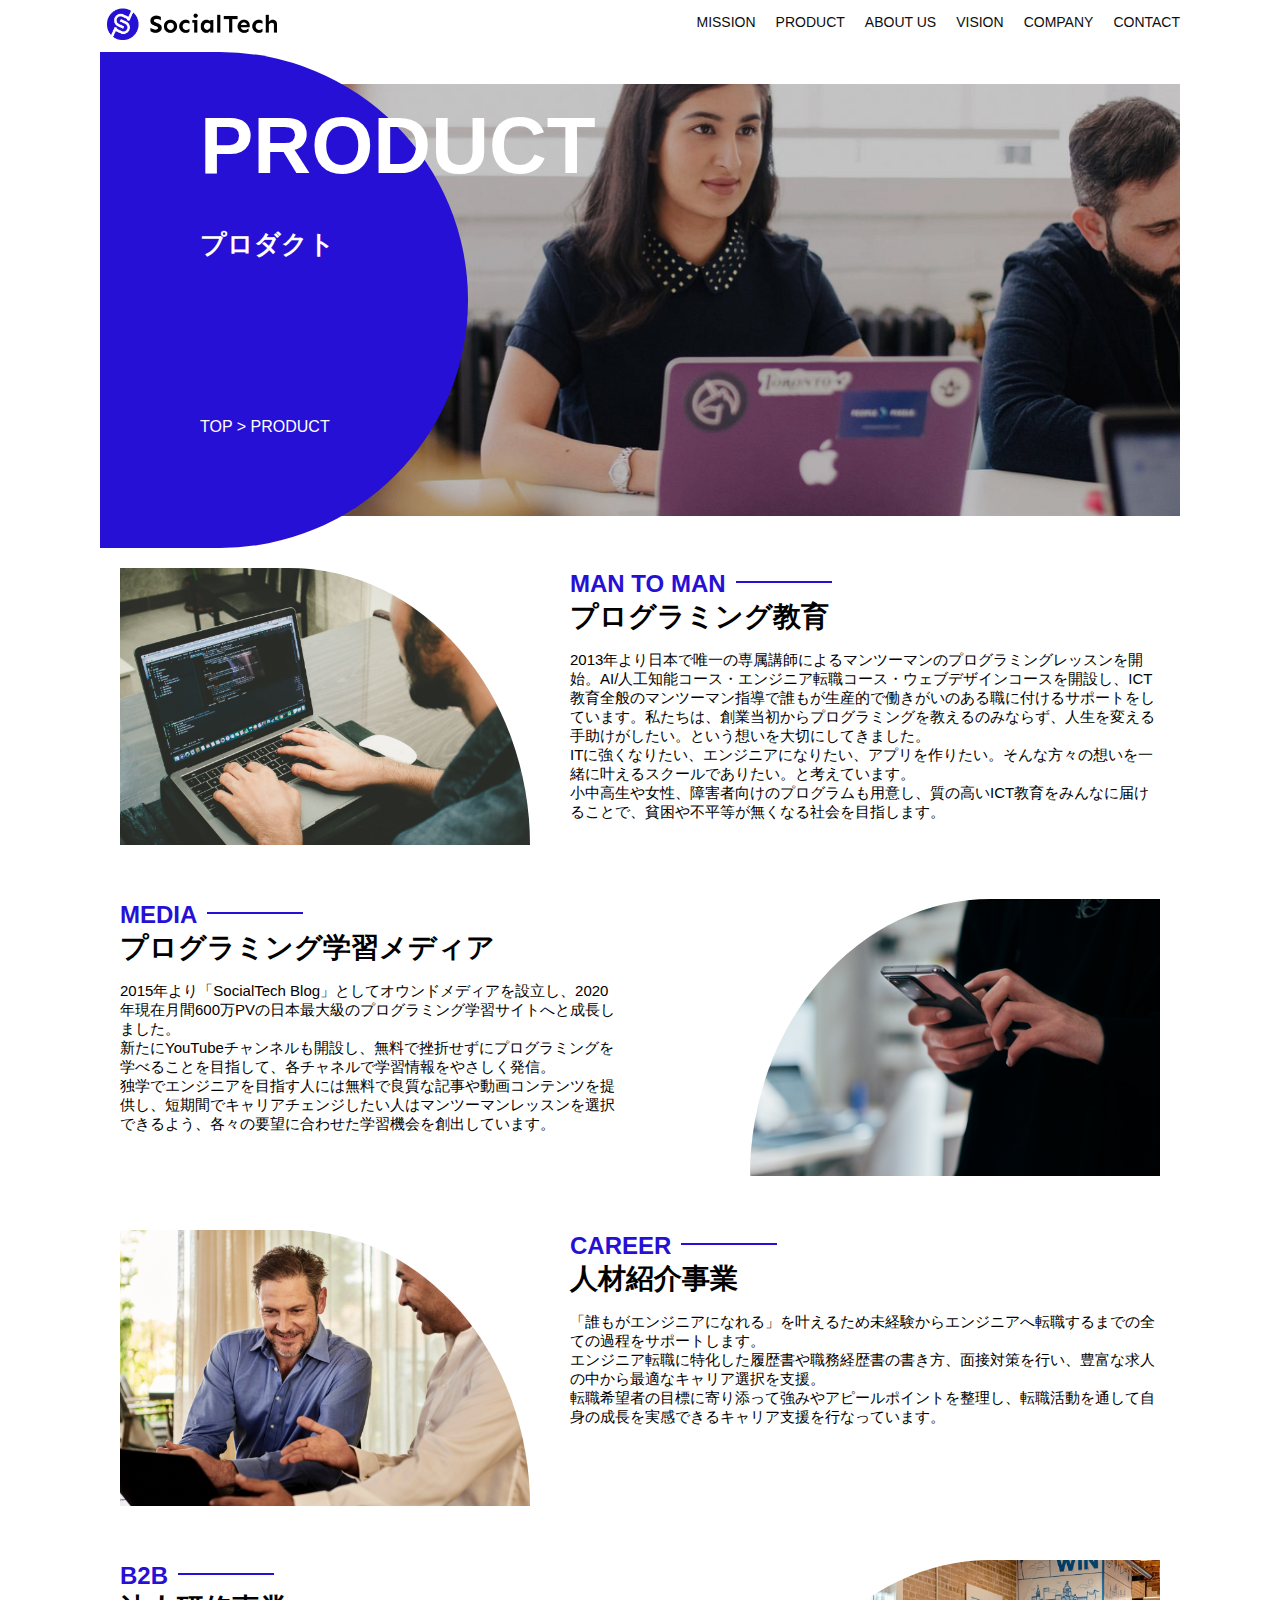
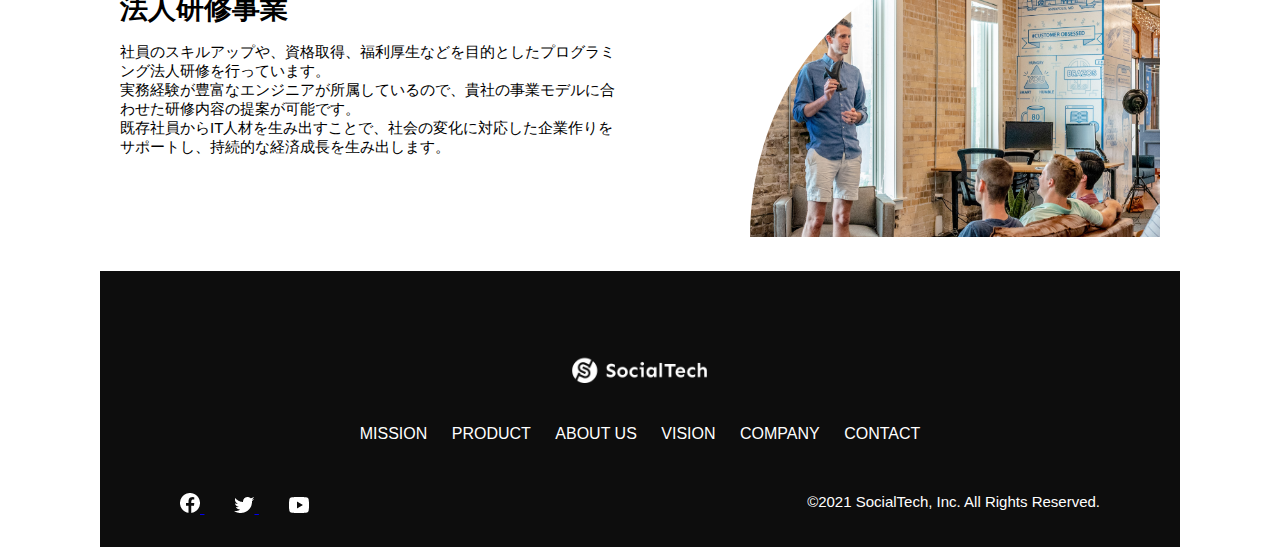
<file: product.html>
<!DOCTYPE html>
<html>
  <head>
    <title>SocialTech -PRODUCT プロダクト-</title>
    <meta charset="utf-8">
    <meta name="description" content="SocialTechの4つのプロダクトを紹介します">
    <meta name="viewport" content="width=device-width, initial-scale=1.0">
    <link rel="stylesheet" href="style.css">
  </head>
  <body>
    <!-- ヘッダー -->
    <header>
      <!-- ロゴ -->
      <a href="index.html" id="logo">
        <img src="images/logo.png" alt="トップページに戻る">
      </a>

      <!-- PC用ナビゲーション -->
      <nav id="nav-pc">
        <ul>
          <li><a href="mission.html">MISSION</a></li>
          <li><a href="product.html">PRODUCT</a></li>
          <li><a href="index.html#aboutus">ABOUT US</a></li>
          <li><a href="index.html#vision">VISION</a></li>
          <li><a href="index.html#company">COMPANY</a></li>
          <li><a href="index.html#contact">CONTACT</a></li>
        </ul>
      </nav>

      <!-- スマホ用メニューボタン -->
      <button id="menu-sp" onclick="document.getElementById('nav-sp').style.display = 'block'">
        <img src="images/button-menu.png" alt="ナビゲーションを開く">
      </button>

      <!-- スマホ用ナビゲーション -->
      <div id="nav-sp">
        <button id="close" onclick="document.getElementById('nav-sp').style.display = 'none'">
          <img src="images/button-close.png" alt="ナビゲーションを閉じる">
        </button>

        <nav>
          <ul>
            <li><a id="logo-sp" href="index.html" onclick="document.getElementById('nav-sp').style.display = 'none'"><img src="images/logo-sp.png" alt="トップページに戻る"></a></li>
            <li><a class="menu" href="mission.html" onclick="document.getElementById('nav-sp').style.display = 'none'">MISSION</a></li>
            <li><a class="menu" href="product.html" onclick="document.getElementById('nav-sp').style.display = 'none'">PRODUCT</a></li>
            <li><a class="menu" href="index.html#aboutus" onclick="document.getElementById('nav-sp').style.display = 'none'">ABOUT US</a></li>
            <li><a class="menu" href="index.html#vision" onclick="document.getElementById('nav-sp').style.display = 'none'">VISION</a></li>
            <li><a class="menu" href="index.html#company" onclick="document.getElementById('nav-sp').style.display = 'none'">COMPANY</a></li>
            <li><a class="menu" href="index.html#contact" onclick="document.getElementById('nav-sp').style.display = 'none'">CONTACT</a></li>
          </ul>
        </nav>
        <div id="sns">
          <a href="https://www.facebook.com/sejuku2013">
            <img src="images/button-facebook.png" alt="Facebookのリンク">
          </a>
          <a href="https://twitter.com/samuraijuku">
            <img src="images/button-twitter.png" alt="Twitterのリンク">
          </a>
          <a href="https://www.youtube.com/channel/UCCFOQO5aDK0xXam4cUQXT8g">
            <img src="images/button-youtube.png" alt="YouTubeのリンク">
          </a>
        </div>
      </div>
    </header>

    <main>
      <article>
        <section id="product-main">
          <div class="product-main-inner">
            <div id="product-title">
              <h1>PRODUCT<br><span>プロダクト</span></h1>
              <p>TOP > PRODUCT</p>
            </div>
          </div>
        </section>

        <section class="product-section product-section-left">
          <div class="product-section-img">
            <img src="images/product/product-mantoman.png" alt="PCでコードを書く男性">
          </div>
          <div class="product-read">
            <h2 class="product-h2">MAN TO MAN</h2>
            <h3 class="product-h3">プログラミング教育</h3>
            <p>
              2013年より日本で唯一の専属講師によるマンツーマンのプログラミングレッスンを開始。AI/人工知能コース・エンジニア転職コース・ウェブデザインコースを開設し、ICT教育全般のマンツーマン指導で誰もが生産的で働きがいのある職に付けるサポートをしています。私たちは、創業当初からプログラミングを教えるのみならず、人生を変える手助けがしたい。という想いを大切にしてきました。<br>ITに強くなりたい、エンジニアになりたい、アプリを作りたい。そんな方々の想いを一緒に叶えるスクールでありたい。と考えています。<br>小中高生や女性、障害者向けのプログラムも用意し、質の高いICT教育をみんなに届けることで、貧困や不平等が無くなる社会を目指します。
            </p>
          </div>
        </section>
        <section class="product-section product-section-right">
          <div class="product-read">
            <h2 class="product-h2">MEDIA</h2>
            <h3 class="product-h3">プログラミング学習メディア</h3>
            <p>2015年より「SocialTech Blog」としてオウンドメディアを設立し、2020年現在月間600万PVの日本最大級のプログラミング学習サイトへと成長しました。<br>新たにYouTubeチャンネルも開設し、無料で挫折せずにプログラミングを学べることを目指して、各チャネルで学習情報をやさしく発信。<br>独学でエンジニアを目指す人には無料で良質な記事や動画コンテンツを提供し、短期間でキャリアチェンジしたい人はマンツーマンレッスンを選択できるよう、各々の要望に合わせた学習機会を創出しています。</p>
          </div>
          <div class="product-section-img">
            <img src="images/product/product-media.png" alt="スマートフォンを操作する人">
          </div>
        </section>
        <section class="product-section product-section-left">
          <div class="product-section-img">
            <img src="images/product/product-career.png" alt="笑顔で話し合う2人の男性">
          </div>
          <div class="product-read">
            <h2 class="product-h2">CAREER</h2>
            <h3 class="product-h3">人材紹介事業</h3>
            <p>「誰もがエンジニアになれる」を叶えるため未経験からエンジニアへ転職するまでの全ての過程をサポートします。<br>エンジニア転職に特化した履歴書や職務経歴書の書き方、面接対策を行い、豊富な求人の中から最適なキャリア選択を支援。<br>転職希望者の目標に寄り添って強みやアピールポイントを整理し、転職活動を通して自身の成長を実感できるキャリア支援を行なっています。<br></p>
          </div>
        </section>
        <section class="product-section product-section-right">
          <div class="product-read">
            <h2 class="product-h2">B2B</h2>
            <h3 class="product-h3">法人研修事業</h3>
            <p>社員のスキルアップや、資格取得、福利厚生などを目的としたプログラミング法人研修を行っています。<br>実務経験が豊富なエンジニアが所属しているので、貴社の事業モデルに合わせた研修内容の提案が可能です。<br>既存社員からIT人材を生み出すことで、社会の変化に対応した企業作りをサポートし、持続的な経済成長を生み出します。</p>
          </div>
          <div class="product-section-img">
            <img src="images/product/product-b2b.png" alt="講演中の男性とそれを聴く人々">
          </div>
        </section>
      </article>
    </main>

    <footer>
      <div id="footer-logo">
        <img src="images/logo-sp.png" alt="SocialTech">
      </div>
      <div id="footer-link">
        <a href="mission.html">MISSION</a>
        <a href="product.html">PRODUCT</a>
        <a href="index.html#aboutus">ABOUT US</a>
        <a href="index.html#vision">VISION</a>
        <a href="index.html#company">COMPANY</a>
        <a href="index.html#contact">CONTACT</a>
      </div>
      <div id="sns-footer">
        <div class="sns-btns">
          <a href="https://www.facebook.com/sejuku2013">
            <img src="images/button-facebook.png" alt="Facebookのリンク">
          </a>
          <a href="https://twitter.com/samuraijuku">
            <img src="images/button-twitter.png" alt="Twitterのリンク">
          </a>
          <a href="https://www.youtube.com/channel/UCCFOQO5aDK0xXam4cUQXT8g">
            <img src="images/button-youtube.png" alt="YouTubeのリンク">
          </a>
        </div>
        <p id="copyright">&copy;2021 SocialTech, Inc. All Rights Reserved.</p>
      </div>
    </footer>
      
  </body>
</html>
</file>
<file: style.css>
/* PC、スマホ共通スタイル */
* {
  box-sizing: border-box;
}
p {
  font-size: 15px;
}
body {
  max-width: 1080px;
  margin: 0 auto 0 auto;
  font-family: "Source Sans Pro", "Hiragino Kaku Gothic ProN", Meiryo, Arial, sans-serif;
}
/* ヘッダー */
header {
  display: flex;
  justify-content: space-between;
}
/* ナビゲーションのレイアウト */
#nav-pc {
  font-size: 14px;
}
#nav-pc ul {
  display: flex;
  padding-left: 0;
}
#nav-pc li {
  list-style: none;
}
/* ナビゲーションのリンクの装飾設定 */
#nav-pc a {
  text-decoration: none;
  margin-left: 20px;
  color: #0d0d0d;
}
#nav-pc a:hover {
  text-decoration: underline;
}
/* スマホ用ナビを非表示 */
#nav-sp,
#menu-sp {
  display: none;
}
/* メインビジュアル */
#main-visual {
  position: relative;
  height: 400px;
}
#main-message {
  position: absolute;
  top: 0;
  left: 0;
  background-color: #2710d5;
  color: #ffffff;
  border-radius: 0 0 476px 0;
  max-width: 620px;
  height: 100%;
  width: 100%;
  z-index: 11;
}
#main-message h1 {
  font-size: 60px;
  margin: 100px 0 0 50px;
}
#main-message > p {
  font-size: 28px;
  margin: 0 0 0 50px;
}
#main-visual > img {
  max-width: 620px;
  border-radius: 476px 0 0 0;
  position: absolute;
  top: 0;
  right: 0;
  z-index: 10;
}
h2{
  margin: 40px 0 0 0;
}
h2::after {
  content: url("images/line.png");
  margin-left: 10px;
}
h3{
  font-size: 27px;
}
/* ミッション */
#mission {
  margin: 80px auto 80px auto;
}
#mission-flex {
  display: flex;
}
#mission-flex > div {
  width: 50%;
  margin: 20px;
}
#mission-photo {
  width: 100%;
}
#s2dgs {
  margin-top: 50px;
  width: 100%;
}
/* プロダクト */
#product {
  background-color: #fafafa;
  margin: 80px 0 80px 0;
  padding: 10px 40px 0px 40px;
}
/* 外枠 */
#product .product-flex {
  margin-top: 40px;
  display: flex;
}
/* 左のカラム */
#product-left {
  width: 50%;
  margin-right: 20px;
}
/* 右のカラム */
#product-right {
  width: 50%;
  margin-left: 20px;
  margin-top: 80px;
}
/* 画像＋説明の枠 */
#product-left > div {
  position: relative;
  height: 480px;
  margin-right: 20px;
}
#product-right > div {
  position: relative;
  height: 480px;
  margin-left: 20px;
}
/* 画像 */
.product-photo {
  width: 100%;
}
/* 説明の枠 */
.product-explain {
  background-color: #ffffff;
  position: absolute;
  left: 0;
  bottom: 50px;
  margin: 0 40px 0 40px;
  padding: 20px;
  box-shadow: 5px 5px 10px rgba(0, 0, 0, 0.05);
}
/* 説明文の英語 */
.product-explain > span {
  color: #2710d5;
  font-weight: bold;
  font-size: 16px;
  margin: 0;
}
/* 説明文の見出し */
.product-explain > h3 {
  margin: 5px 0 5px 0;
}
/* 説明文 */
.product-explain > p {
  font-size: 14px;
  margin: 0;
}
/* もっと見るボタン */
#product-more {
  text-align: center;
}
#product-more a {
  position: relative;
  bottom: -42px;
}
/* ABOUT US */
#aboutus {
  margin: 80px auto 80px auto;
}
/* 3つの組織文化と画像を入れる枠 */
#aboutus > div {
  display: flex;
}
/* 画像 */
.culture-img {
  width: 50%;
  align-self: flex-start;
}
.culture-img2 {
  margin-top: 50px;
  width: 100%;
}
/* 3つの組織文化の表 */
.culture-table {
  margin-right: 50px;
}
/* 番号 */
.culture-num {
  font-size: 80px;
  color: #2710d5;
  padding: 0 20px 0 0;
}
/* 見出し */
.culture-table th {
  text-align: left;
  font-size: 28px;
  font-weight: bold;
}
/* 組織文化英語 */
.culture-en {
  color: #2710d5;
  font-size: 24px;
}
/* 説明文 */
.culture-description {
  margin: 0;
}
#vision {
  margin: 80px auto 80px auto;
}
#vision > div {
  display: flex;
  justify-content: space-between;
  flex-wrap: wrap;
}
.vision-box {
  width: 300px;
  height: 300px;
  margin-bottom: 30px;
  position: relative;
}
.vision-box > img {
  width: 100%;
  position: relative;
  z-index: 30;
}
.vision-box > div {
  position: absolute;
  top: 0;
  left: 0;
  z-index: 31;
  margin-right: 20px;
}
.vision-box > div > h4 {
  color: #2710d5;
  font-size: 19px;
  margin: 80px 0 0 0;
}
.vision-box > div > h4::first-letter {
  font-size: 40px;
}
.vision-box > div > h5 {
  font-size: 20px;
  margin: 0 0 0 0;
}
.vision-box > div > p {
  margin: 10px 0 0 0;
}
#company {
  margin: 80px auto 80px auto;
}
#company-table {
  width: 100%;
}
.tableheader {
  text-align: left;
  padding: 20px;
  border-bottom-color: #2710d5;
  border-bottom-width: 1px;
  border-bottom-style: solid;
  width: 100px;
}
.tableheader-first {
  border-top-color: #2710d5;
  border-top-width: 1px;
  border-top-style: solid;
}
.cell {
  padding: 30px;
  border-bottom-color: #ececec;
  border-bottom-width: 1px;
  border-bottom-style: solid;
}
.cell-first {
  border-top-color: #ececec;
  border-top-width: 1px;
  border-top-style: solid;
}
#company > iframe {
  width: 100%;
  height: 368px;
  margin-top: 40px;
}
.contact {
  margin: 80px auto 80px auto;
}
#contact > form > div {
  display: flex;
  flex-direction: row;
  flex-wrap: wrap;
  padding-bottom: 30px;
}
.contact-heading {
  width: 240px;
  align-self: center;
}
.contact-label {
  font-weight: bold;
}
.contact-span {
  color: #ce2222;
  margin: 0 0 0 20px;
  font-weight: bold;
}
.contact-textbox {
  border-top: 0px;
  border-left: 0px;
  border-right: 0px;
  border-bottom-width: 1px;
  border-bottom-color: #707070;
  border-style: solid;
  background-color: #fafafa;
  width: 400px;
  height: 56px;
}
.contact-textarea {
  border-top: 0px;
  border-left: 0px;
  border-right: 0px;
  border-bottom-width: 1px;
  border-bottom-color: #707070;
  background-color: #fafafa;
  width: 400px;
  height: 200px;
}
#contact dt {
  font-weight: bold;
}
#contact dd {
  margin: 0 0 16px 0;
}
#contact dd p {
  margin: 0;
}
#contact dd ul {
  padding-left: 0;
}
#contact dd li {
  margin-bottom: 0;
  list-style: none;
}

/* フッター */
footer {
  background-color: #0d0d0d;
  text-align: center;
  padding: 80px 80px 30px 80px;
}
#footer-logo {
  margin-bottom: 30px;
}
#footer-link {
  margin-bottom: 50px;
}
#footer-link > a {
  text-decoration: none;
  margin: 10px;
  color: #ffffff;
}
#footer-link > a:hover {
  text-decoration: underline;
}
#sns-footer {
  display: flex;
  justify-content: space-between;
  text-align: left;
}
#sns-footer a {
  margin-right: 30px;
}
#copyright {
  color: #ffffff;
  margin: 0;
}
/* mission.html用スタイル */
/* ミッションのメインビジュアル */
.mission-main-inner {
  background-image: url("images/mission/mission-main.png");
  background-repeat: no-repeat;
  background-position-y: center;
}
#mission-title {
  background-color: #2710d5;
  width: 368px;
  color: #ffffff;
  height: 496px;
  border-radius: 0 248px 248px 0;
  position: relative;
}
#mission-title h1 {
  position: absolute;
  top: 0;
  left: 100px;
  font-size: 80px;
  line-height: 1;
}
#mission-title h1 span {
  font-size: 26px;
}
#mission-title > p {
  position: absolute;
  top: 350px;
  left: 100px;
  font-size: 16px;
}
/* ミッションページ　S2DGSの設定 */
#mission-s2dgs {
  padding: 20px;
}
.mission-h2 {
  color: #2710d5;
  font-size: 40px;
}
.mission-h2::after {
  content: none;
}
/* ミッションページ　5つのゴールの設定 */
#mission-five-goals {
  padding: 20px;
  display: flex;
}
#mission-five-goals
.five-goals-image {
  width: 30%;
  padding: 20px;
}
#mission-five-goals 
.five-goals-image img {
  width: 100%;
}
#mission-five-goals
.five-goals-read {
  width: 70%;
  padding: 20px;
}
#mission-five-goals
.five-goals-read > div {
  margin-bottom: 40px;
}
.fivegoals-image-right {
  float: right;
  margin: 20px;
}
.fivegoals-image-left {
  float: left;
  margin: 20px;
}
.fivegoals-number {
  color: #2710d5;
  font-size: 48px;
  font-weight: bold;
  margin: 0;
}
.fivegoals-h3 {
  font-size: 28px;
  margin: 0;
}
.fivegoals-p {
  margin: 0;
}
/* プロダクトページ */
.product-main-inner {
  background-image: url("images/product/product-main.png");
  background-repeat: no-repeat;
  background-position-y: center;
}
#product-title {
  background-color: #2710d5;
  width: 368px;
  color: #ffffff;
  height: 496px;
  border-radius: 0 248px 248px 0;
  position: relative;
}
#product-title h1 {
  position: absolute;
  top: 0;
  left: 100px;
  font-size: 80px;
  line-height: 1;
}
#product-title h1 span {
  font-size: 26px;
}
#product-title > p {
  position: absolute;
  top: 350px;
  left: 100px;
  font-size: 16px;
}
/* セクション */
.product-section {
  display: flex;
  padding: 20px 20px 0;
}
.product-section .product-section-img {
  width: 450px;
}
.product-section-left .product-section-img img {
  width: 100%;
  padding: 0 40px 30px 0;
  border-radius: 0 432px 0 0;
}
.product-section-left .product-read {
  width: 50%;
  flex-grow: 1;
}
.product-section-left .product-read p {
  margin-bottom: 0;
}
.product-section-right {
  justify-content: space-between;
}
.product-section-right .product-section-img img {
  width: 100%;
  padding: 0 0 30px 40px;
  border-radius: 432px 0 0 0;
}
.product-section-right .product-read {
  width: 500px;
}
.product-h2 {
  color: #2710d5;
  font-size: 24px;
  margin: 0;
}
.product-h3 {
  font-size: 28px;
  margin: 0;
}


/*====================
 スマートフォン用のスタイル
=====================*/
@media screen and (max-width: 767px) {
  /* PC用ナビゲーション非表示 */
  #nav-pc {
    display: none;
  }
  /* ハンバーガーメニュー */
  #menu-sp {
    display: block;
    background-color: transparent;
    float: right;
    padding: 0;
    border: none;
  }
  /* スマホ用ナビゲーションの表示切替 */
  /* 初期状態、レイアウトと非表示設定 */
  #nav-sp {
    background-color: #2710d5;
    position: fixed;
    left: 0;
    top: 0;
    height: 100%;
    width: 100%;
    display: none;
    z-index: 100;
  }
  /* ×ボタン */
  #close {
    position: absolute;
    top: 20px;
    right: 20px;
    background-color: transparent;
    border: none;
  }
  #nav-sp nav ul {
    padding-left: 0;
  }
  #nav-sp nav li {
    list-style: none;
  }
  /* ナビゲーションメニュー用ロゴ */
  #logo-sp {
    margin: 80px 0 30px 20px;
  }
  /* ナビゲーションのリンクの装飾設定 */
  #nav-sp nav a {
    display: block;
    color: #ffffff;
  }
  #nav-sp nav a:hover {
    text-decoration: underline;
  }
  #nav-sp .menu {
    text-decoration: none;
    margin: 0 20px 0 20px;
    height: 44px;
    font-size: 16px;
    background-image: url("images/arrow.png");
    background-repeat: no-repeat;
    background-position: right top;
  }
  #sns {
    position: absolute;
    bottom: 20px;
    left: 20px;
  }
  #sns > a {
    margin-right: 30px;
  }
  /* メインビジュアル */
  #main-visual {
    position: relative;
    height: 470px;
  }
  #main-visual > div {
    text-align: center;
    height: 280px;
  }
  #main-visual h1 {
    font-size: 28px;
    margin: 90px 0 0 0;
  }
  #main-visual > div > p {
    margin: 0;
    font-size: 15px;
  }
  #main-visual > img {
    width: 100%;
    border-radius: 476px 0 0 0;
    top: auto;
    bottom: 0;
  }
  /* 見出し */
  h2 {
    margin: 15px 0 15px 0;
  }
  h3 {
    font-size: 24px;
    margin: 10px 0 0 0;
  }
  /* ミッション */
  #mission {
    margin: 20px 0 20px 0;
    padding: 0 20px 0 20px;
  }
  #mission-flex {
    flex-direction: column;
  }
  #mission-flex > div {
    width: 100%;
    margin: 0;
  }
  /* プロダクト */
  #product {
    margin: 0;
    padding: 10px 20px 0 20px;
  }
  /* 外枠 */
  #product .product-flex {
    flex-direction: column;
    margin-top: 0;
  }
  /* 左右のカラム　スマホでは縦並び */
  #product-left,
  #product-right {
    width: 100%;
    margin: 0;
  }
  /* 画像＋説明の枠 */
  #product-left > div,
  #product-right > div {
    height: auto;
    margin: 0;
  }
  /* 説明文の枠 */
  .product-explain {
    position: relative;
    margin: 0;
  }
  .product-explain > h3 {
    margin: 10px 0 10px 0;
    font-size: 24px;
  }
  /* もっと見るボタン */
  #product-more {
    text-align: left;
  }
  /* ABOUT US */
  #aboutus {
    margin: 80px 20px 80px 20px;
  }
  #aboutus > div{
    flex-direction: column;
  }
  .culture-table th{
    font-size: 16px;
  }
  .culture-table{
    margin-right: 0;
    padding-right: 20px;
    order: 2;
  }
  .culture-img{
    width: 100%;
    order: 1;
  }
  .culture-img2{
    margin-top: 0;
  }
  .culture-num{
    padding: 0;
  }
  .culture-description{
    margin: 0;
  }
  /* ビジョン */
  #vision{
    margin: 80px 20px 80px 20px;
  }
  .vision-box > img {
    position: absolute;
    top: 0;
    left: 0;
  }
  .vision-box > div > h4 {
    margin: 60px 0 0 0; 
  }
  /* 会社概要 */
  #company {
    margin: 0 20px 0 20px;
  }
  #company > h3 {
    margin-bottom: 20px;
  }
  .tableheader {
    width: 50px;
  }
  .cell {
    padding: 20px;
  }
  #company > iframe {
    height: 240px;
  }
  /* お問い合わせ */
  #contact {
    margin: 80px 20px 80px 20px;
  }
  #contact > h3 {
    margin-bottom: 20px;
  }
  #contact > form > div {
    flex-direction: column;
    margin-bottom: 20px;
  }
  .contact-heading {
    align-self: auto;
    margin-bottom: 20px;
  }
  .contact-textbox {
    min-width: 300px;
    width: 100%;
  }
  .contact-textarea {
    height: 150px;
    width: 100%;
  }
  .radiobutton {
    margin-bottom: 20px;
  }
  /* フッター */
  footer {
    padding: 30px 20px 50px 20px;
    text-align: left;
  }
  #footer-link > a {
    margin: 0 20px 30px 0;
    display: block;
    background-image: url("images/arrow.png");
    background-repeat: no-repeat;
    background-position: right top;
  }
  #footer-link > a:hover {
    text-decoration: underline;
  }
  #sns-footer {
    flex-direction: column;
    justify-content: flex-start;
  }
  #copyright {
    font-size: 12px;
    margin-top: 30px;
  }
  /* mission.html用スタイル */
  /* ミッションのメインビジュアル */
  #mission-main{
    height: 256px;
    margin-top: 4%;
    position: relative;
  }
  .mission-main-inner {
    height: 80%;
    background-size: cover;
  }
  #mission-title {
    width: 136px;
    height: 256px;
    position: absolute;
    top: -10%;
  }
  #mission-title h1 {
    left: 20px;
    font-size: 40px;
  }
  #mission-title h1 span{
    font-size: 18px;
  }
  #mission-title > p {
    top: 180px;
    left: 20px;
    font-size: 13px;
  }
  /* ミッションページ　S2DGSの設定 */
  .mission-h2 {
    font-size: 38px;
    margin: 0px;
  }
  .mission-h2::after {
    content: none;
  }
  #mission-s2dgs > img {
    width: 100%;
  }
  /* ミッションページ　5つのゴールの設定 */
  #mission-five-goals {
    flex-direction: column;
  }
  #mission-five-goals > div {
    padding: 0;
  }
  #mission-five-goals .five-goals-image,
  #mission-five-goals .five-goals-read {
    width: 100%;
    padding: 0;
  }
  #mission-five-goals .five-goals-read > div {
    display: flex;
    flex-direction: column;
  }
  .fivegoals-image-right,
  .fivegoals-image-left {
    align-self: center;
  }
  /* プロダクトページ */
  #product-main {
    height: 256px;
    margin-top: 4%;
    position: relative;
  }
  .product-main-inner {
    height: 80%;
    background-size: cover;
  }
  #product-title {
    width: 136px;
    height: 256px;
    position: absolute;
    top: -10%;
  }
  #product-title h1 {
    left: 20px;
    font-size: 40px;
  }
  #product-title h1 span{
    font-size: 18px;
  }
  #product-title > p {
    top: 180px;
    left: 20px;
    font-size: 13px;
  }
  /* セクション */
  .product-section {
    flex-direction: column;
  }
  .product-section .product-section-img {
    width: 100%;
  }
  .product-section .product-section-img img {
    width: 100%;
    padding: 0;
  }
  /* 左が画像のセクション */
  .product-section-left .product-section-img img{
    border-radius: 0 300px 0 0;
  }
  .product-section-left .product-read {
    width: 100%;
    flex-grow: 1;
  }
  /* 右が画像のセクション */
  .product-section-right .product-section-img img {
    order: 1;
    border-radius: 300px 0 0 0;
  }
  .product-section-right .product-read {
    order: 2;
    width: 100%;
  }
}
</file>
